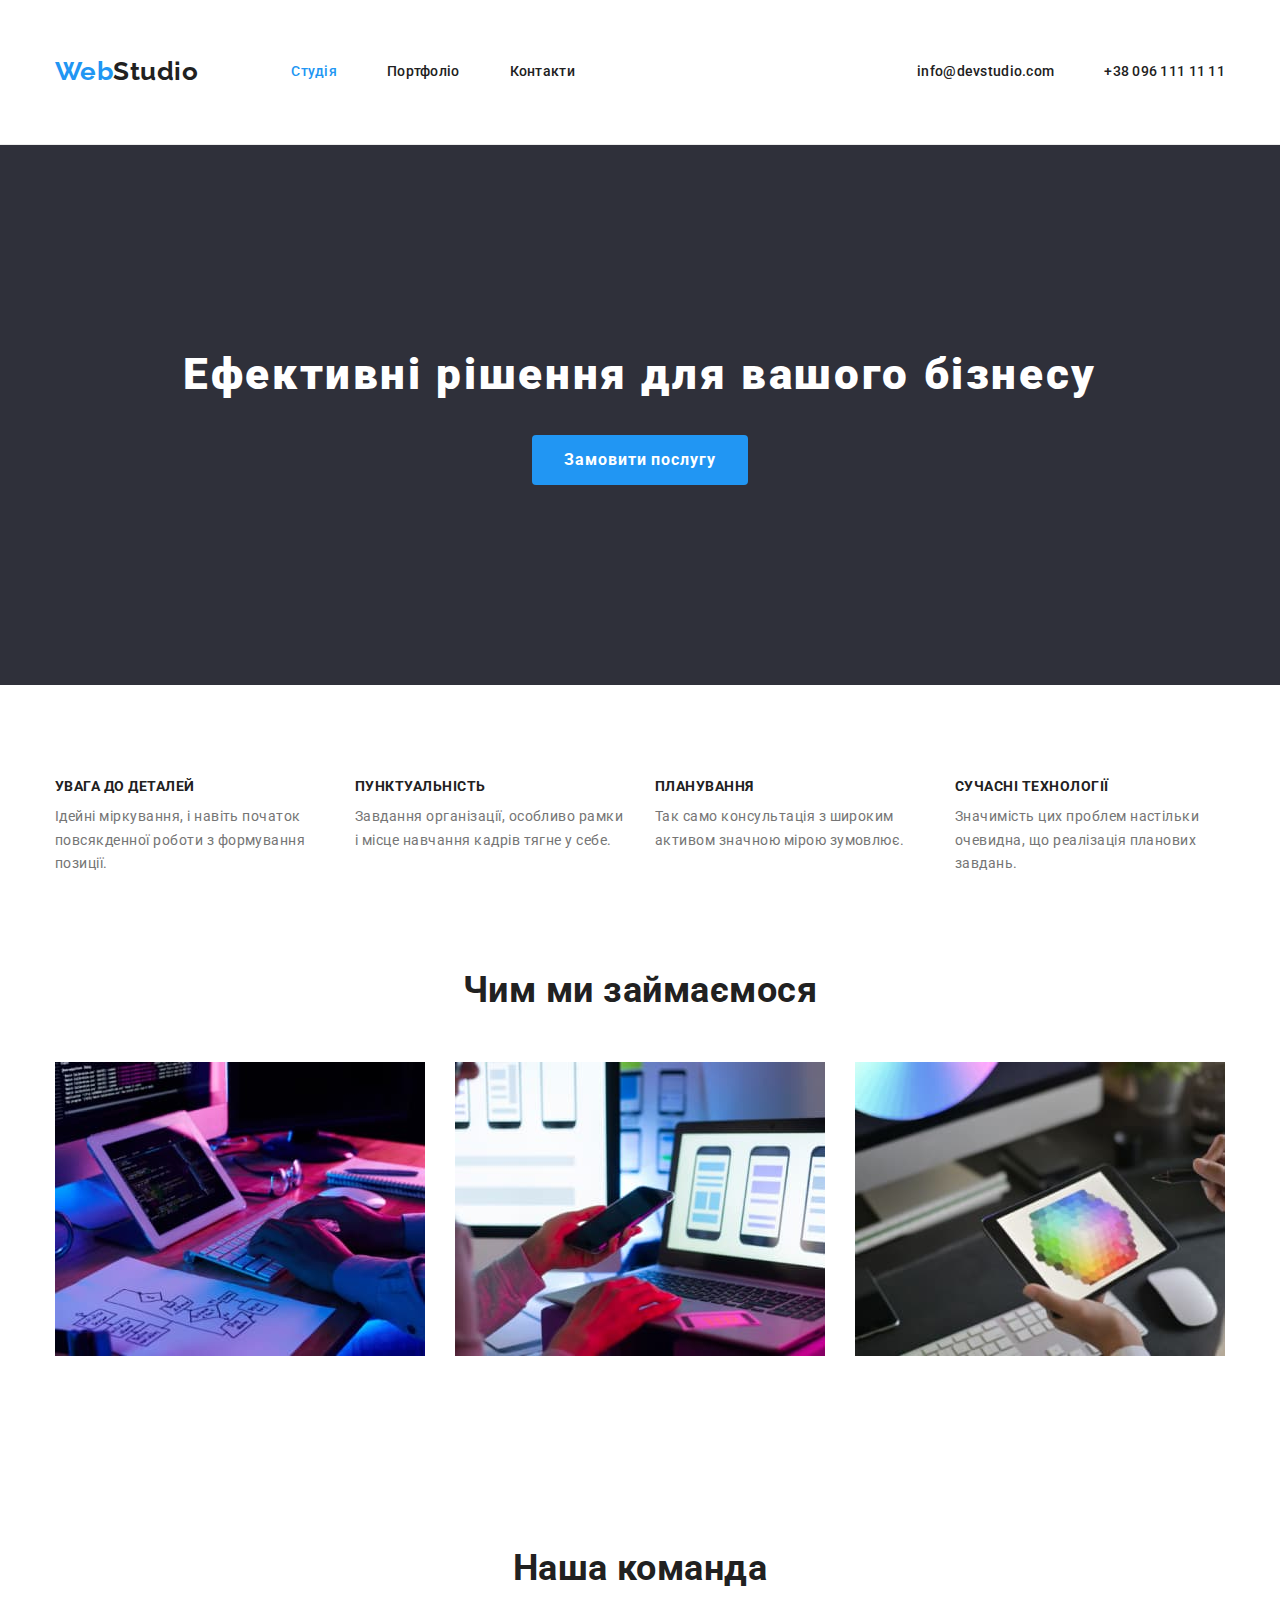
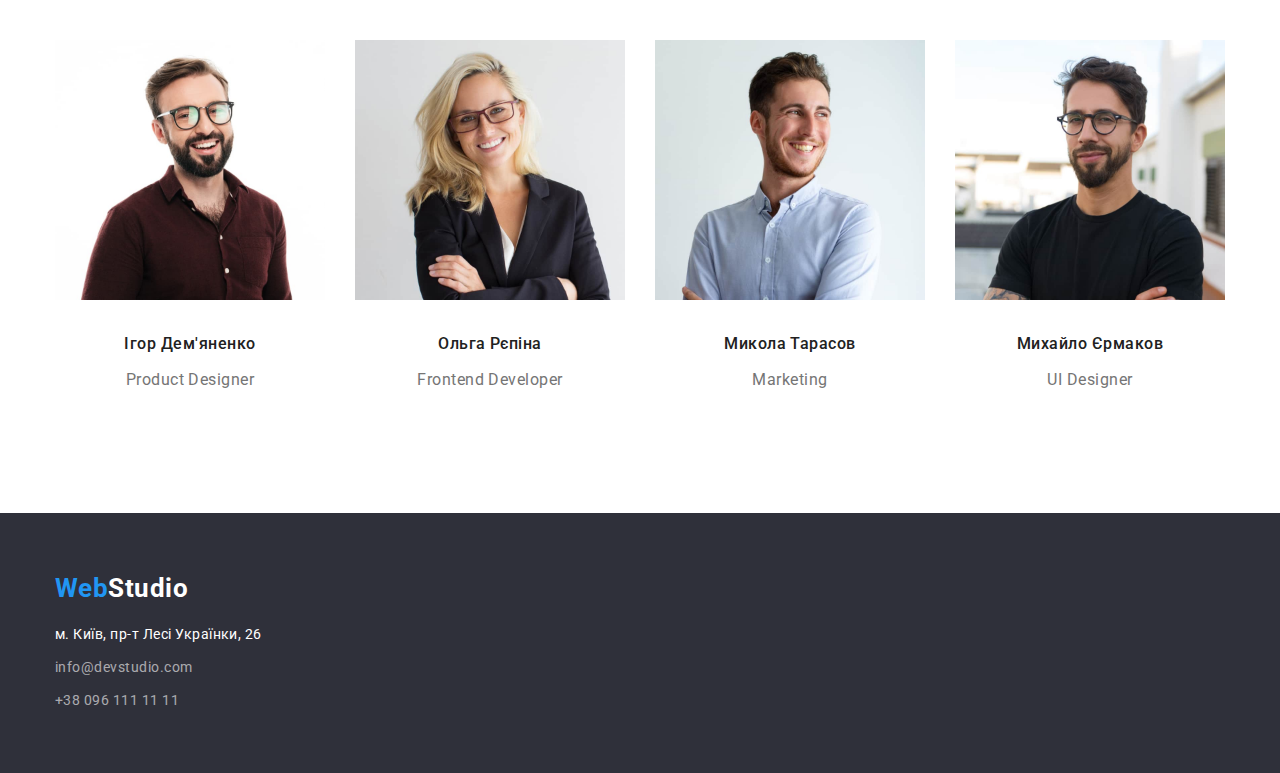
<file: index.html>
<!DOCTYPE html>
<html lang="uk">
  <head>
    <meta charset="UTF-8" />
    <meta http-equiv="X-UA-Compatible" content="IE=edge" />
    <meta name="viewport" content="width=device-width, initial-scale=1.0" />
    <title>Index</title>
    <link
      href="https://fonts.googleapis.com/css2?family=Raleway:wght@700&family=Roboto:wght@400;500;700;900&display=swap"
      rel="stylesheet"
    />
    <link rel="stylesheet" href="https://cdnjs.cloudflare.com/ajax/libs/modern-normalize/1.1.0/modern-normalize.min.css">
    <link rel="stylesheet" href="./css/style.css" />
  </head>
  <body>
    <header class="site-header">
      <div class="container main-menu">
        
      <nav>
        <!-- Роздiл Навигацiя сайту-->
        <ul class="navigat set">
          <li class="li-logo-main">
            <a href="#" class="logo-main" lang="en"
              ><span class="navigat-logo">Web</span>Studio</a
            >
          </li>
          
          <li class="li-studio"><a href="./index.html" class="studio current">Студія</a></li>
          <li class="li-portfolio">
            <a href="./portfolio.html" class="portfolio pointing">Портфоліо</a>
          </li>
          <li class="li-contact"><a href="#" class="navigat-contact pointing">Контакти</a></li>
        
        </ul>
      </nav>
    
      <!-- Роздiл авторизацiя -->
      <ul class="auth set">
        <li class="li-email">
          <a href="mailto:info@devstudio.com" class="auth-email pointing" lang="en"
            >info@devstudio.com</a
          >
        </li>
        <li class="li-phone">
          <a href="tel:+38961111111" class="auth-tel">+38 096 111 11 11</a>
        </li>
      
      </ul>
    
    </div>
    </header>

    <main>
      <!-- Роздiл герой -->
      
      <section class="hero">
        <div class="container-hero">
        <h1 class="hero-title">Ефективні рішення для вашого бізнесу</h1>
        <button type="button" class="hero-button">Замовити послугу</button>
      </div>
      </section>
    

      <!-- Роздiл Наші переваги features-->
      
      <section class="features">
        
        <div class="container ">
           <!-- <h2 class="features-title">Наші переваги</h2> скрытый заголовок -->
          <ul class="ul-features">
          <li class="features-item"><h3 class="features-title">УВАГА ДО ДЕТАЛЕЙ</h3>
            <p class="features-text">
              Ідейні міркування, i навіть початок повсякденної роботи з формування
              позиції.
            </p></li>
          <li class="features-item"><h3 class="features-title">ПУНКТУАЛЬНІСТЬ</h3>
            <p class="features-text">
              Завдання організації, особливо рамки i місце навчання кадрів тягне у
              себе.
            </p></li>
          <li class="features-item"><h3 class="features-title">ПЛАНУВАННЯ</h3>
            <p class="features-text">
              Так само консультація з широким активом значною мірою зумовлює.
            </p></li>
          <li class="features-item"><h3 class="features-title">СУЧАСНІ ТЕХНОЛОГІЇ</h3>
            <p class="features-text">
              Значимість цих проблем настільки очевидна, що реалізація планових
              завдань.
            </p></li>
       
          </ul>
        
        
        
      </div>
      </section>
    
      <!-- Роздiл Чим ми займаємося about-->
      
      <section class="about">
        <div class="container ">
        <h2 class="about-title">Чим ми займаємося</h2>
        <div class="adflex">
        <div class="about-img">
        <img
          src="./img/img1a.jpg"
          alt="Desktop-image"
          width="370"
          height="294"/></div>
        
        
        <div class="about-img">
        <img src="./img/img2a.jpg" alt="mobil-image" width="370" height="294" /></div>


        <div class="about-img">
        <img
          src="./img/img3a.jpg"
          alt="tablet-image"
          width="370"
          height="294"
        /></div>
      </div>
      </div>
      </section>
   
      <!-- Роздiл Наша команда team-->
      
      <section class="team">
        <div class="container">
        <h2 class="team-title">Наша команда</h2>

        <ul class="adflex">
          <li class="team-list set">
            <img
              src="./img/photo_Product_Designer.jpg"
              alt="img_product_designer"
              width="270"
              height="260"
            />
            <div class="about-employees">
            <h3 class="team-name">Ігор Дем'яненко</h3>
            <p lang="en" class="team-position">Product Designer</p>
          </div>
          </li>

          <li class="team-list set">
            <img
              src="./img/frontend.jpg"
              alt="img_frontend"
              width="270"
              height="260"
            />
            <div class="about-employees">
            <h3 class="team-name">Ольга Рєпіна</h3>
            <p lang="en" class="team-position">Frontend Developer</p>
          </div>
          </li>

          <li class="team-list set">
            <img
              src="./img/marketing.jpg"
              alt="img_marketing"
              width="270"
              height="260"
            />
            <div class="about-employees">
            <h3 class="team-name">Микола Тарасов</h3>
            <p lang="en" class="team-position">Marketing</p>
          </div>
          </li>

          <li class="team-list set">
            <img
              src="./img/ui_designer.jpg"
              alt="ui_designer"
              width="270"
              height="260"
            />
            <div class="about-employees">
            <h3 class="team-name">Михайло Єрмаков</h3>
            <p lang="en" class="team-position">UI Designer</p>
          </div>
          </li>
        </ul>
      </div>
      </section>
    
    </main>
    <!-- Підвал сайту -->
   
    <footer class="web-foot">
      <div class="container">
      <a href="#" class="foot-link" lang="en"><span class="foot-logo">Web</span>Studio</a>
      <address>
        <ul class="foot-list set">
          <li class="li-foot-adress">
            <a href="https://goo.gl/maps/G1m2EjYJUnUHCnpP9" class="foot-adress"
              >м. Київ, пр-т Лесі Українки, 26</a
            >
          </li>
          <li class="li-foot-email">
            <a href="mailto:info@devstudio.com" class="foot-email" lang="en"
              >info@devstudio.com</a
            >
          </li>
          <li>
            <a href="tel:+38961111111" class="foot-phone">+38 096 111 11 11</a>
          </li>
        </ul>
      </address>
    </div>
    </footer>
  
  </body>
</html>
</file>
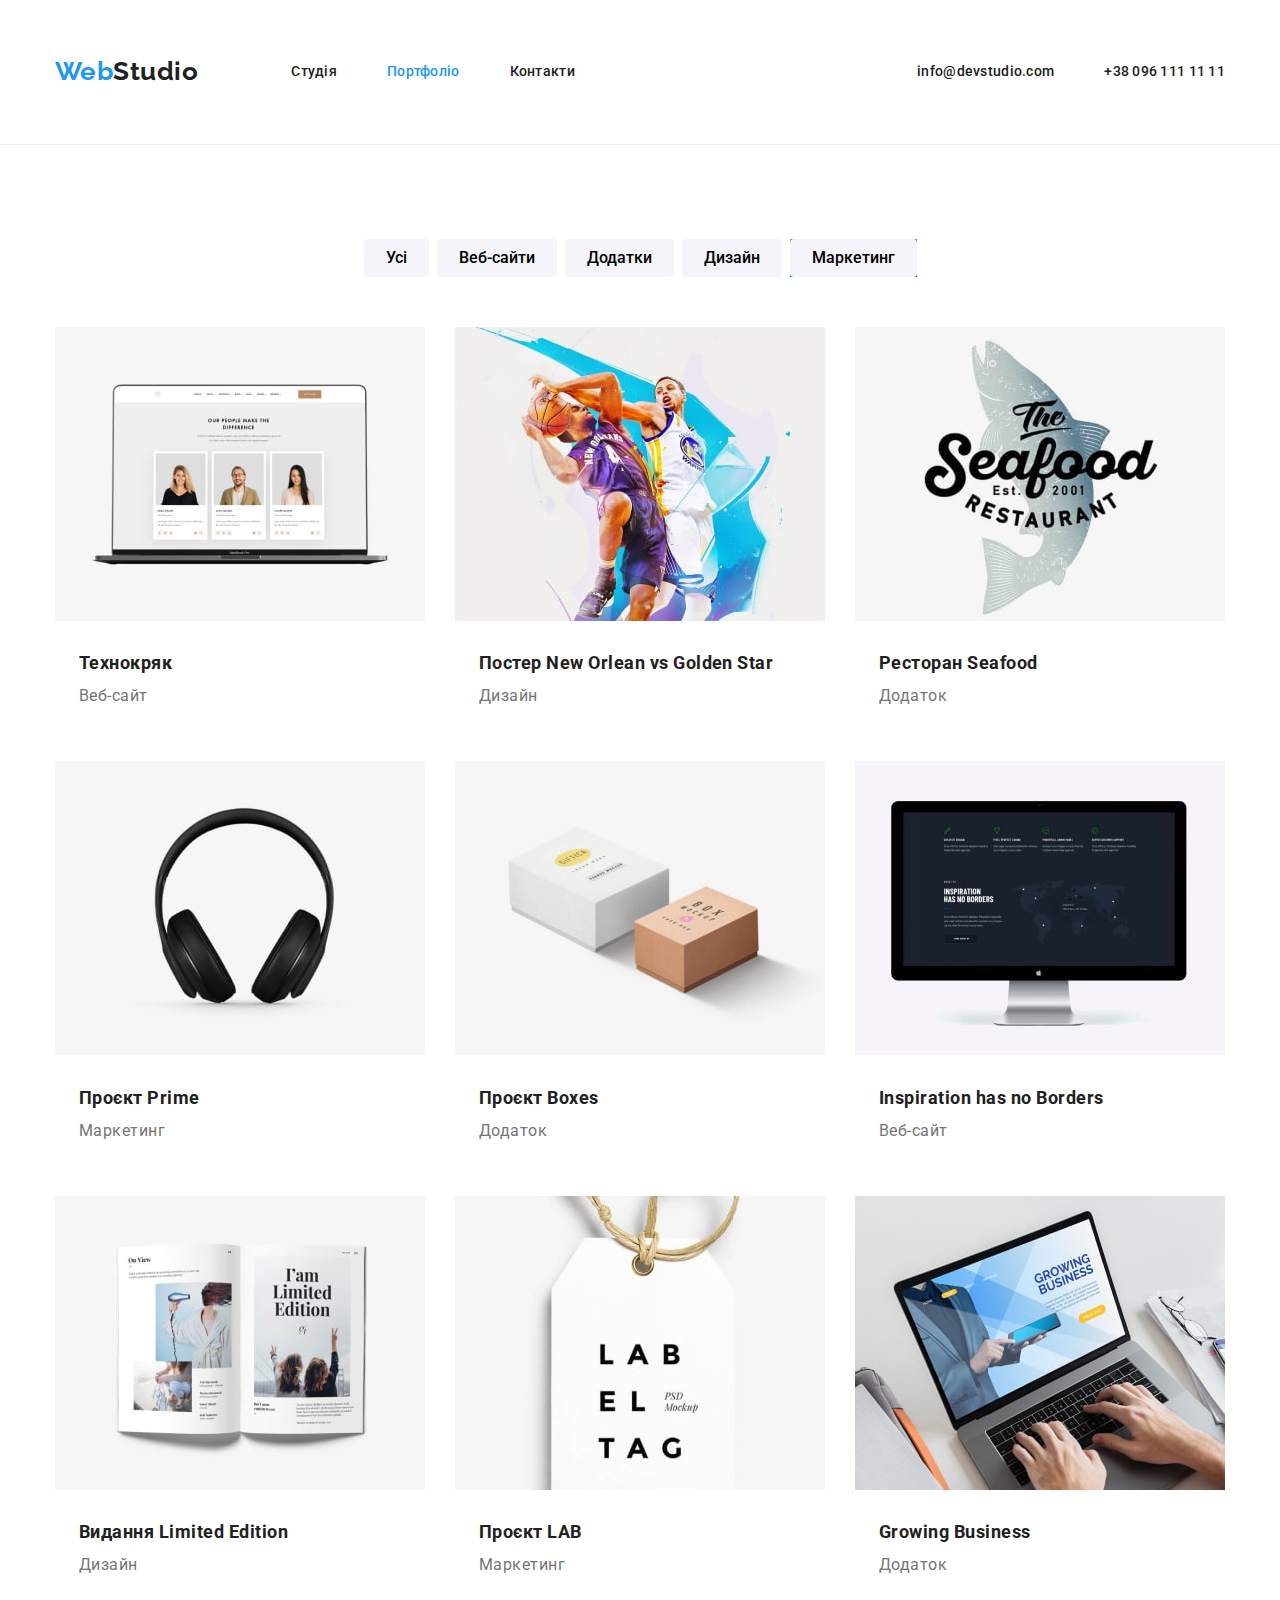
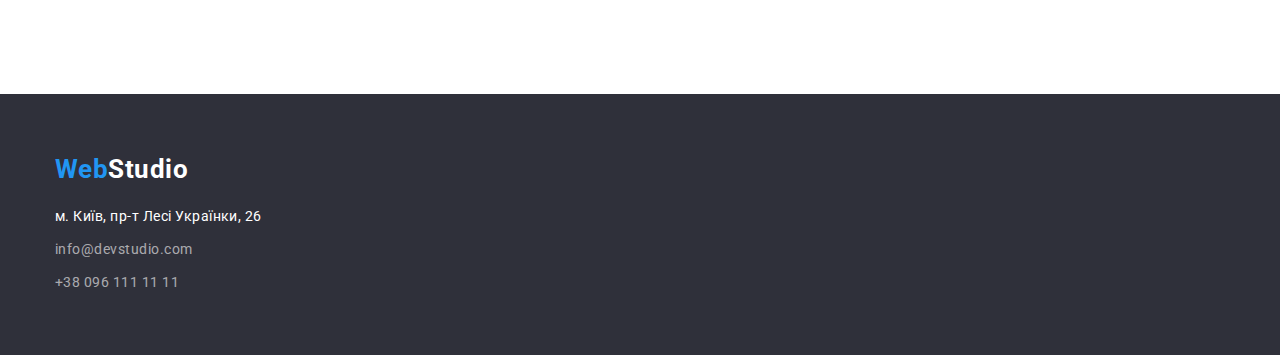
<file: portfolio.html>
<!DOCTYPE html>
<html lang="uk">
  <head>
    <meta charset="UTF-8" />
    <meta http-equiv="X-UA-Compatible" content="IE=edge" />
    <meta name="viewport" content="width=device-width, initial-scale=1.0" />
    <title>Portfolio</title>
    <link href="https://fonts.googleapis.com/css2?family=Raleway:wght@700&family=Roboto:wght@400;500;700;900&display=swap" rel="stylesheet">
    <link rel="stylesheet" href="https://cdnjs.cloudflare.com/ajax/libs/modern-normalize/1.1.0/modern-normalize.min.css">
    <link rel="stylesheet" href="./css/style.css">
  </head>
  <body>
    <header class="site-header">
      <div class="container main-menu">
        
      <nav>
        <!-- Роздiл Навигацiя сайту-->
        <ul class="navigat set">
          <li class="li-logo-main">
            <a href="#" class="logo-main" lang="en"
              ><span class="navigat-logo">Web</span>Studio</a
            >
          </li>
          
          <li class="li-studio"><a href="./index.html" class="studio">Студія</a></li>
          <li class="li-portfolio">
            <a href="./portfolio.html" class="portfolio pointing current">Портфоліо</a>
          </li>
          <li class="li-contact"><a href="#" class="navigat-contact pointing">Контакти</a></li>
        
        </ul>
      </nav>
    
      <!-- Роздiл авторизацiя -->
      <ul class="auth set">
        <li class="li-email">
          <a href="mailto:info@devstudio.com" class="auth-email pointing" lang="en"
            >info@devstudio.com</a
          >
        </li>
        <li class="li-phone">
          <a href="tel:+38961111111" class="auth-tel">+38 096 111 11 11</a>
        </li>
      
      </ul>
    
    </div>
    </header>
      
      <main>
        <!-- посилання на сторінку -->

        <section class="filter-main">
          <div class="container">
              <ul class="filter-page set adflex">
                  <li class="filter-item"><button type="button" class="filter-button">Усі</button></li>
                  <li class="filter-item"><button type="button" class="filter-button">Веб-сайти</button></li>
                  <li class="filter-item"><button type="button" class="filter-button">Додатки</button></li>
                  <li class="filter-item"><button type="button" class="filter-button">Дизайн</button></li>
                  <li class="filter-item"><button type="button" class="filter-button no-margin">Маркетинг</button></li>
              </ul>
            </div>
            </section>   
<section>
    <!-- Приклади робіт -->
    <!-- <h2>Приклади наших робіт   - скрытый заголовок </h2> -->
    <div class="container">
<ul class="samples set">
    <li class="block-sample">
        <img src="./img/texnocryak-min.jpg" alt="">
        <div class="about-blocks">
        <h3 class="samples-title">Технокряк</h3>
        <p class="samples-text">Веб-сайт</p>
      </div>
    </li>
    <li class="block-sample">
        <img src="./img/teams-min.jpg" alt="" width="370">
        <div class="about-blocks">
        <h3 class="samples-title">Постер <span lang="en">New Orlean vs Golden Star</span></h3>
        <p class="samples-text">Дизайн</p>
      </div>
    </li>
    <li class="block-sample">
        <img src="./img/restaurant-min.jpg" alt="" width="370">
        <div class="about-blocks">
        <h3 class="samples-title">Ресторан <span lang="en">Seafood</span></h3>
        <p class="samples-text">Додаток</p>
      </div>
    </li>
    <li class="block-sample">
        <img src="./img/prime-min.jpg" alt="" width="370">
        <div class="about-blocks">
        <h3 class="samples-title">Проєкт <span lang="en">Prime</span></h3>
        <p class="samples-text">Маркетинг</p>
      </div>
    </li>
    <li class="block-sample">
        <img src="./img/boxes-min.jpg" alt="" width="370">
        <div class="about-blocks">
        <h3 class="samples-title">Проєкт <span lang="en">Boxes</span></h3>
        <p class="samples-text">Додаток</p>
      </div>
    </li>
    <li class="block-sample">
        <img src="./img/website-min.jpg" alt="" width="370">
        <div class="about-blocks">
        <h3 lang="en" class="samples-title">Inspiration has no Borders</h3>
        <p class="samples-text">Веб-сайт</p>
      </div>
    </li>
    <li class="block-sample">
        <img src="./img/edition-min.jpg" alt="" width="370">
        <div class="about-blocks">
        <h3 class="samples-title">Видання <span lang="en">Limited Edition</span></h3>
        <p class="samples-text">Дизайн</p>
      </div>
    </li>
    <li class="block-sample">
        <img src="./img/project-min.jpg" alt="" width="370">
        <div class="about-blocks">
        <h3 class="samples-title">Проєкт <span lang="en">LAB</span></h3>
        <p class="samples-text">Маркетинг</p>
      </div>
    </li>
    <li class="block-sample">
        <img src="./img/app-min.jpg" alt="" width="370">
        <div class="about-blocks">
        <h3 lang="en" class="samples-title">Growing Business</h3>
        <p class="samples-text">Додаток</p>
      </div>
      
    </li>
</ul>
    
</div>
</section>
</main>  
<!-- Підвал сайту -->

<footer class="web-foot">
  <div class="container">
    <a href="#" class="foot-link"><span class="foot-logo">Web</span>Studio</a> 
    <address>
    <ul class="foot-list set">
      <li class="li-foot-adress"><a href="https://goo.gl/maps/G1m2EjYJUnUHCnpP9" class="foot-adress">м. Київ, пр-т Лесі Українки, 26</a></li>
      <li class="li-foot-email"><a href="mailto:info@devstudio.com" class="foot-email">info@devstudio.com</a></li>
      <li><a href="tel:+38961111111" class="foot-phone">+38 096 111 11 11</a></li>
    </ul> 
  </address>
</div>
    </footer>
  
</body>
</html>
</file>
<file: css/style.css>
:root{--main-text-colour: #212121;
--second-text-colour:#FFFFFF;
--button-text-colour: #2196F3;
--article-text-colour:#757575;
--secondary-background-colour: #2F303A;
--color-rgba: rgba(255, 255, 255, 0.6);
--button-backgroud-colour: #F5F4FA;
}

/* Border box и наследование всем элементам*/
html{box-sizing: border-box;}

*, *::before, *::after{box-sizing: inherit;}

.container {margin-left: auto;
margin-right: auto;
/* outline: 2px solid blue; */
width: 1200px;
padding-left: 15px;
padding-right: 15px;

}
.container-hero{margin-right: auto;
    /* outline: 2px solid blue; */
}

/* ШРИФТИ Index */
/* основні шрифти */

.set{list-style: none;} 

.pointing:hover, .pointing:focus{color: #2196F3;} 


.current{color: var(--button-text-colour);}

.hero-button, .filter-button{cursor: pointer; border: none;}

.navigat, .auth{padding: 0; margin: 0;}
.auth{margin-left: auto;}

/* Временное? центрирование через text-align */

.hero{text-align: center;}

/* Шрифти Body */

body { background-color: var(--second-text-colour); color:var(--main-text-colour);
font-family: Roboto, sans-serif;
letter-spacing: 0.03em;
}



/* Logo */

.logo-main{ 
    font-family: Raleway;  
    font-weight: 700;
    font-size: 26px;
    line-height: 1.36;
    text-decoration: none;
}

.navigat-logo{color:var(--button-text-colour);
   }

/* Навiгацiя  */
.navigat a{color:var(--main-text-colour);}

.auth-email, .auth-tel{color:var(--main-text-colour);}

.navigat .studio:hover, .navigat .studio:focus {color: var(--button-text-colour);}

.navigat .studio.current{color: var(--button-text-colour);}

.navigat .portfolio.current{color: var(--button-text-colour);}

/* site main Index */
.hero-title{ color: var(--second-text-colour); 

}
.hero{background-color: var(--secondary-background-colour)}
.hero-button{background: var(--button-text-colour); color: var(--second-text-colour); cursor: pointer;
border-radius: 4px;
padding: 10px 32px;
display: inline-block;
min-width: 216px;
min-height: 50px;
}



.features-title{color:var(--main-text-colour);}
.features-text{color:var(--article-text-colour);}

.team-title, .about-title{color:var(--main-text-colour); 
}

.team-position{color: var(--article-text-colour);}
.team-name{color:var(--main-text-colour);}

/* footer */

.web-foot{background-color: var(--secondary-background-colour);}
.foot-logo{color: var(--button-text-colour);}
.foot-link{color: var(--second-text-colour);}
.foot-adress{color: var(--second-text-colour);}
.foot-email, .foot-phone{color: var(--color-rgba);}


.studio, .portfolio, .navigat-contact, .auth-email, .auth-tel{
font-weight: 500;
font-size: 14px;
line-height: 1.14;
letter-spacing: 0.02em;
text-decoration: none;
}

.hero-title{
    font-weight: 900;
    font-size: 44px;
    line-height: 1.36;
    text-align: center; 
    letter-spacing: 0.06em;
    
    margin-top: 0; 
    margin-bottom: 0;
    /* outline: 2px solid blue; */


    
}

.hero-button{
font-weight: 700;
font-size: 16px;
line-height: 1.88;
text-align: center;
letter-spacing: 0.06em;

/* margin-bottom: 294px; расстояние от кнопки до след роздела*/

}

.features-title{
    font-weight: 700;
    font-size: 14px;
    line-height: 1.14;
    margin-top: 0; 
    /* outline: 2px solid blue; */
    margin-bottom: 0; 
    padding: 0;
} 
 


.features-text{
font-weight: 400;
font-size: 14px;
line-height: 1.7;
margin-bottom: 0;
margin-top: 10px; 

}

.about-title, .team-title{
font-weight: 700;
font-size: 36px;
line-height: 1.16;
text-align: center;

}
.team-title{padding-bottom: 50px; margin: 0; }

.team >ul{ margin: 0;padding: 0;}




.team-name{
    font-weight: 500;
    font-size: 16px;
    line-height: 1.19;
    text-align: center;

    
  
}

.team-position{
    font-weight: 400;
    font-size: 16px;
    line-height: 1.19;
    text-align: center;
    
   
}


.foot-link{
    font-weight: 700;
    font-size: 26px;
    line-height: 1.19;
    text-decoration: none; 
    /* outline: 2px solid blue; */
}



.foot-list a{
font-weight: 400;
font-size: 14px;
line-height: 1.7;
font-style: normal;
text-decoration: none; 
}


/* Сторiнка Портфолио шрифти */

.filter-button:focus{background-color: var(--button-text-colour); color: var(--second-text-colour);}

.filter-button{
    background-color: var(--button-backgroud-colour);
    font-family: 'Roboto';
    font-style: normal;
    font-weight: 500;
    font-size: 16px;
    line-height: 26px;
    border-radius: 4px;
    padding: 6px 22px;
}

    .samples-title{
     color: var(--main-text-colour);
     font-weight: 700;
     font-size: 18px;
     line-height: 2;   
    }

    .samples-text{
      color: var(--article-text-colour);
      font-weight: 400;
      font-size: 16px;
      line-height: 1.88;  
    }

    /* Задамо margin, padding */

    .hero{padding-top: 200px; padding-bottom: 200px;}

    .hero-title{margin-bottom: 30px;}

    /* .top-menu{padding-top: 32px; padding-bottom: 32px;} */

    .features{padding-top: 94px; padding-bottom: 94px;}

    .about-title{margin-bottom: 50px; margin-top: 0; }

    .about{padding-bottom: 94px;}
    .team{padding-bottom: 94px; padding-top: 94px;}

    .about-employees{padding-top: 30px; padding-bottom: 30px;}



    .team-name{
       margin-top: 0;
        margin-bottom: 10;}

        
.team-position{padding: 0px;
    margin: 0;}
    
.about-img{margin-right: 30px; display: inline-block; }

.about-img:last-child{margin-right: 0;}

.site-header{padding-top: 32px; padding-bottom: 32px; border-bottom: 1px solid #ECECEC;
}
 
.web-foot{padding-top: 60px; padding-bottom: 60px; }

.foot-link{margin-bottom: 20px; display: inline-block;}

.foot-list{ margin: 0; padding: 0; display: inline-block; padding-left: 0;}
.li-foot-adress, .li-foot-email{margin-bottom: 9px;}



.filter-item{margin-right: 8px; display: inline-block;  }


.filter-item:last-child{margin-right: 0; background-color: #2196F3;} 

.no-margin{margin: 0;}



.filter-main{padding-bottom: 50px; padding-top: 94px; }

.samples {padding-bottom: 94px;}

.samples-title, .samples-text{margin: 0;}

.about-blocks{padding-top: 20px; padding-bottom: 20px; padding-left: 24px; width: 370px;}

ul{margin:0; padding:0}

.block-sample{margin-right: 30px; margin-bottom: 30px; display: inline-block;}



.block-sample:nth-child(3n){margin-right: 0;}

/* .block-sample:nth-child(3),.block-sample:nth-child(6),.block-sample:nth-child(9){margin-right: 0;}  тоже самое работает*/

.block-sample:nth-child(n + 7) {margin-bottom: 0;}

/* .block-sample:nth-child(-n + 3) {margin-bottom: 0;} */



.team-list{ margin-right: 30px; }

.team-list:last-child{margin-right: 0;}


.about-img:last-child {
    margin-right: 0;
  }

  .logo-main{margin-right: 93px;}
  

  .li-studio, .li-portfolio, .li-email{margin-right: 50px;}
  /* .li-contact{margin-right: 344px;} */

  .main-menu{display: flex}

.navigat, .auth {display: flex; align-items: center;}


.studio, .portfolio, .navigat-contact, .auth-email, .auth-tel{display: block; padding-top: 32px; padding-bottom: 32px;}

.logo-main{display: block; }

.ul-features{display: flex; list-style: none; }



.features-item{width: 270px;}

/* .features-item{width: calc(100% - 60px) / 3;}    та же операция для работы с калькулятором. 60px маржины сумарно которые вычитаются  */ 

.features-item:not(:last-child) {margin-right: 30px;}

.samples{display: flex; flex-wrap: wrap;}

.adflex{display: flex;}

.filter-page{justify-content: center;}
</file>
